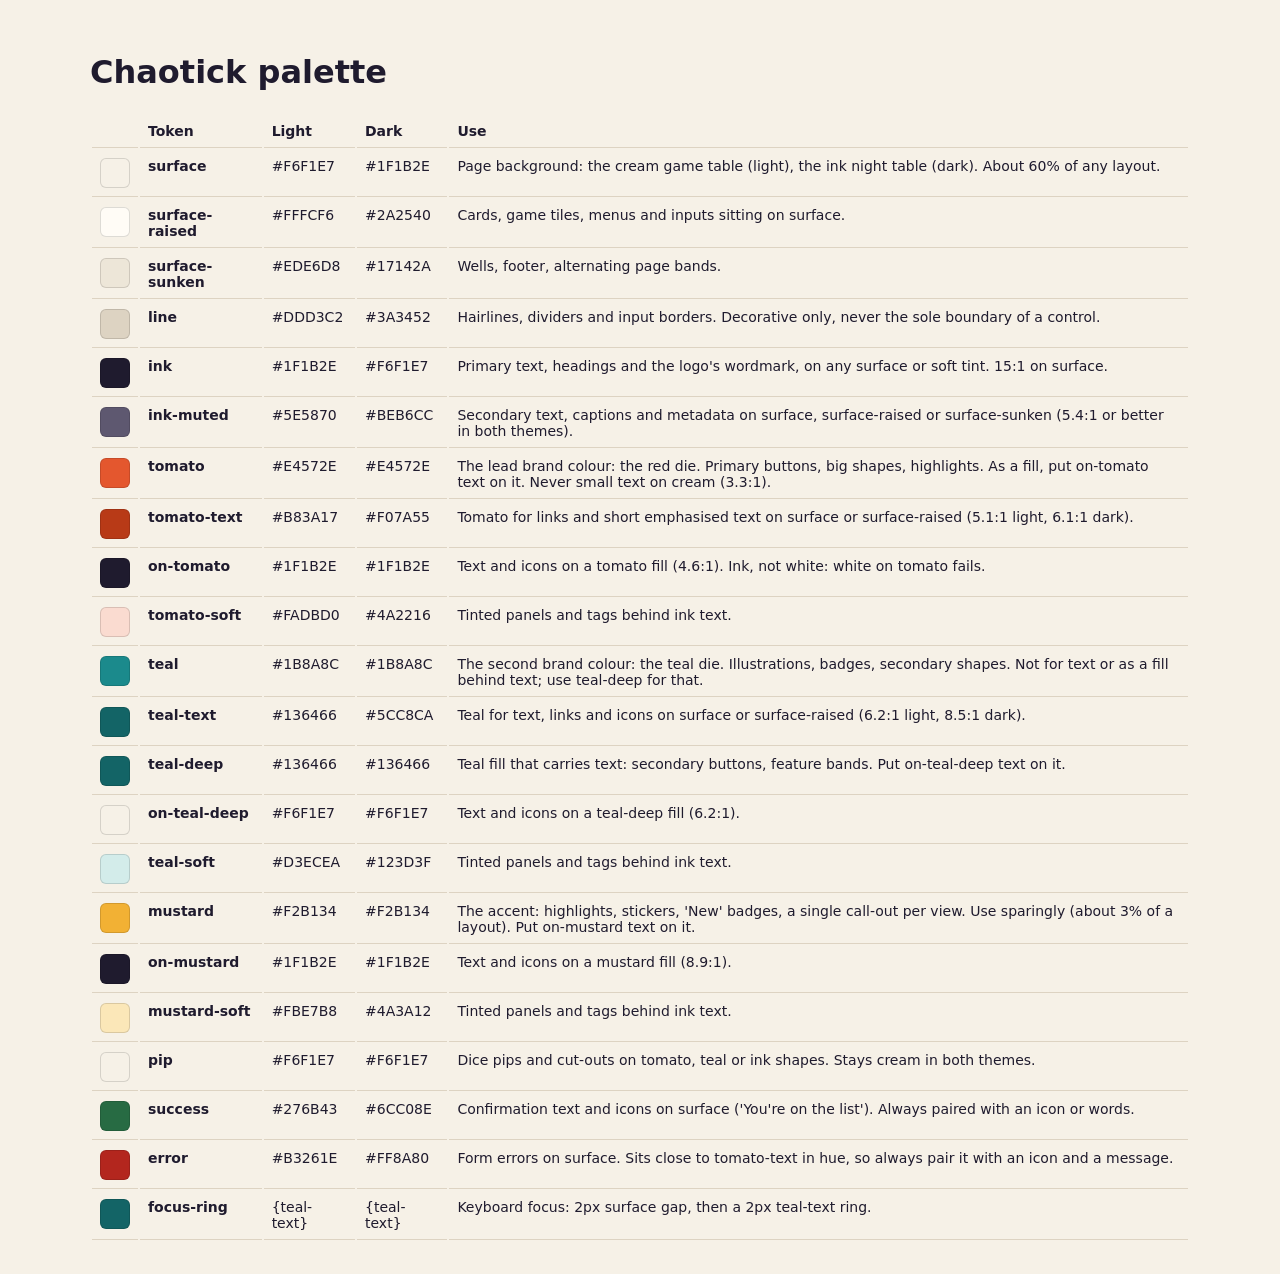
<file: Chaotick-Brand-Kit/colors/palette.html>
<!doctype html><meta charset=utf-8><title>Chaotick palette</title><style>body{font-family:Rubik,system-ui,sans-serif;background:#F6F1E7;color:#1F1B2E;padding:32px;max-width:1100px;margin:auto}td,th{padding:8px;border-bottom:1px solid #DDD3C2;text-align:left;vertical-align:top;font-size:14px}</style><h1>Chaotick palette</h1><table><tr><th></th><th>Token</th><th>Light</th><th>Dark</th><th>Use</th></tr><tr><td><span style='display:inline-block;width:28px;height:28px;border-radius:6px;background:#F6F1E7;border:1px solid #0002;vertical-align:middle'></span></td><td><b>surface</b></td><td>#F6F1E7</td><td>#1F1B2E</td><td>Page background: the cream game table (light), the ink night table (dark). About 60% of any layout.</td></tr><tr><td><span style='display:inline-block;width:28px;height:28px;border-radius:6px;background:#FFFCF6;border:1px solid #0002;vertical-align:middle'></span></td><td><b>surface-raised</b></td><td>#FFFCF6</td><td>#2A2540</td><td>Cards, game tiles, menus and inputs sitting on surface.</td></tr><tr><td><span style='display:inline-block;width:28px;height:28px;border-radius:6px;background:#EDE6D8;border:1px solid #0002;vertical-align:middle'></span></td><td><b>surface-sunken</b></td><td>#EDE6D8</td><td>#17142A</td><td>Wells, footer, alternating page bands.</td></tr><tr><td><span style='display:inline-block;width:28px;height:28px;border-radius:6px;background:#DDD3C2;border:1px solid #0002;vertical-align:middle'></span></td><td><b>line</b></td><td>#DDD3C2</td><td>#3A3452</td><td>Hairlines, dividers and input borders. Decorative only, never the sole boundary of a control.</td></tr><tr><td><span style='display:inline-block;width:28px;height:28px;border-radius:6px;background:#1F1B2E;border:1px solid #0002;vertical-align:middle'></span></td><td><b>ink</b></td><td>#1F1B2E</td><td>#F6F1E7</td><td>Primary text, headings and the logo's wordmark, on any surface or soft tint. 15:1 on surface.</td></tr><tr><td><span style='display:inline-block;width:28px;height:28px;border-radius:6px;background:#5E5870;border:1px solid #0002;vertical-align:middle'></span></td><td><b>ink-muted</b></td><td>#5E5870</td><td>#BEB6CC</td><td>Secondary text, captions and metadata on surface, surface-raised or surface-sunken (5.4:1 or better in both themes).</td></tr><tr><td><span style='display:inline-block;width:28px;height:28px;border-radius:6px;background:#E4572E;border:1px solid #0002;vertical-align:middle'></span></td><td><b>tomato</b></td><td>#E4572E</td><td>#E4572E</td><td>The lead brand colour: the red die. Primary buttons, big shapes, highlights. As a fill, put on-tomato text on it. Never small text on cream (3.3:1).</td></tr><tr><td><span style='display:inline-block;width:28px;height:28px;border-radius:6px;background:#B83A17;border:1px solid #0002;vertical-align:middle'></span></td><td><b>tomato-text</b></td><td>#B83A17</td><td>#F07A55</td><td>Tomato for links and short emphasised text on surface or surface-raised (5.1:1 light, 6.1:1 dark).</td></tr><tr><td><span style='display:inline-block;width:28px;height:28px;border-radius:6px;background:#1F1B2E;border:1px solid #0002;vertical-align:middle'></span></td><td><b>on-tomato</b></td><td>#1F1B2E</td><td>#1F1B2E</td><td>Text and icons on a tomato fill (4.6:1). Ink, not white: white on tomato fails.</td></tr><tr><td><span style='display:inline-block;width:28px;height:28px;border-radius:6px;background:#FADBD0;border:1px solid #0002;vertical-align:middle'></span></td><td><b>tomato-soft</b></td><td>#FADBD0</td><td>#4A2216</td><td>Tinted panels and tags behind ink text.</td></tr><tr><td><span style='display:inline-block;width:28px;height:28px;border-radius:6px;background:#1B8A8C;border:1px solid #0002;vertical-align:middle'></span></td><td><b>teal</b></td><td>#1B8A8C</td><td>#1B8A8C</td><td>The second brand colour: the teal die. Illustrations, badges, secondary shapes. Not for text or as a fill behind text; use teal-deep for that.</td></tr><tr><td><span style='display:inline-block;width:28px;height:28px;border-radius:6px;background:#136466;border:1px solid #0002;vertical-align:middle'></span></td><td><b>teal-text</b></td><td>#136466</td><td>#5CC8CA</td><td>Teal for text, links and icons on surface or surface-raised (6.2:1 light, 8.5:1 dark).</td></tr><tr><td><span style='display:inline-block;width:28px;height:28px;border-radius:6px;background:#136466;border:1px solid #0002;vertical-align:middle'></span></td><td><b>teal-deep</b></td><td>#136466</td><td>#136466</td><td>Teal fill that carries text: secondary buttons, feature bands. Put on-teal-deep text on it.</td></tr><tr><td><span style='display:inline-block;width:28px;height:28px;border-radius:6px;background:#F6F1E7;border:1px solid #0002;vertical-align:middle'></span></td><td><b>on-teal-deep</b></td><td>#F6F1E7</td><td>#F6F1E7</td><td>Text and icons on a teal-deep fill (6.2:1).</td></tr><tr><td><span style='display:inline-block;width:28px;height:28px;border-radius:6px;background:#D3ECEA;border:1px solid #0002;vertical-align:middle'></span></td><td><b>teal-soft</b></td><td>#D3ECEA</td><td>#123D3F</td><td>Tinted panels and tags behind ink text.</td></tr><tr><td><span style='display:inline-block;width:28px;height:28px;border-radius:6px;background:#F2B134;border:1px solid #0002;vertical-align:middle'></span></td><td><b>mustard</b></td><td>#F2B134</td><td>#F2B134</td><td>The accent: highlights, stickers, 'New' badges, a single call-out per view. Use sparingly (about 3% of a layout). Put on-mustard text on it.</td></tr><tr><td><span style='display:inline-block;width:28px;height:28px;border-radius:6px;background:#1F1B2E;border:1px solid #0002;vertical-align:middle'></span></td><td><b>on-mustard</b></td><td>#1F1B2E</td><td>#1F1B2E</td><td>Text and icons on a mustard fill (8.9:1).</td></tr><tr><td><span style='display:inline-block;width:28px;height:28px;border-radius:6px;background:#FBE7B8;border:1px solid #0002;vertical-align:middle'></span></td><td><b>mustard-soft</b></td><td>#FBE7B8</td><td>#4A3A12</td><td>Tinted panels and tags behind ink text.</td></tr><tr><td><span style='display:inline-block;width:28px;height:28px;border-radius:6px;background:#F6F1E7;border:1px solid #0002;vertical-align:middle'></span></td><td><b>pip</b></td><td>#F6F1E7</td><td>#F6F1E7</td><td>Dice pips and cut-outs on tomato, teal or ink shapes. Stays cream in both themes.</td></tr><tr><td><span style='display:inline-block;width:28px;height:28px;border-radius:6px;background:#276B43;border:1px solid #0002;vertical-align:middle'></span></td><td><b>success</b></td><td>#276B43</td><td>#6CC08E</td><td>Confirmation text and icons on surface ('You're on the list'). Always paired with an icon or words.</td></tr><tr><td><span style='display:inline-block;width:28px;height:28px;border-radius:6px;background:#B3261E;border:1px solid #0002;vertical-align:middle'></span></td><td><b>error</b></td><td>#B3261E</td><td>#FF8A80</td><td>Form errors on surface. Sits close to tomato-text in hue, so always pair it with an icon and a message.</td></tr><tr><td><span style='display:inline-block;width:28px;height:28px;border-radius:6px;background:#136466;border:1px solid #0002;vertical-align:middle'></span></td><td><b>focus-ring</b></td><td>{teal-text}</td><td>{teal-text}</td><td>Keyboard focus: 2px surface gap, then a 2px teal-text ring.</td></tr></table>
</file>
